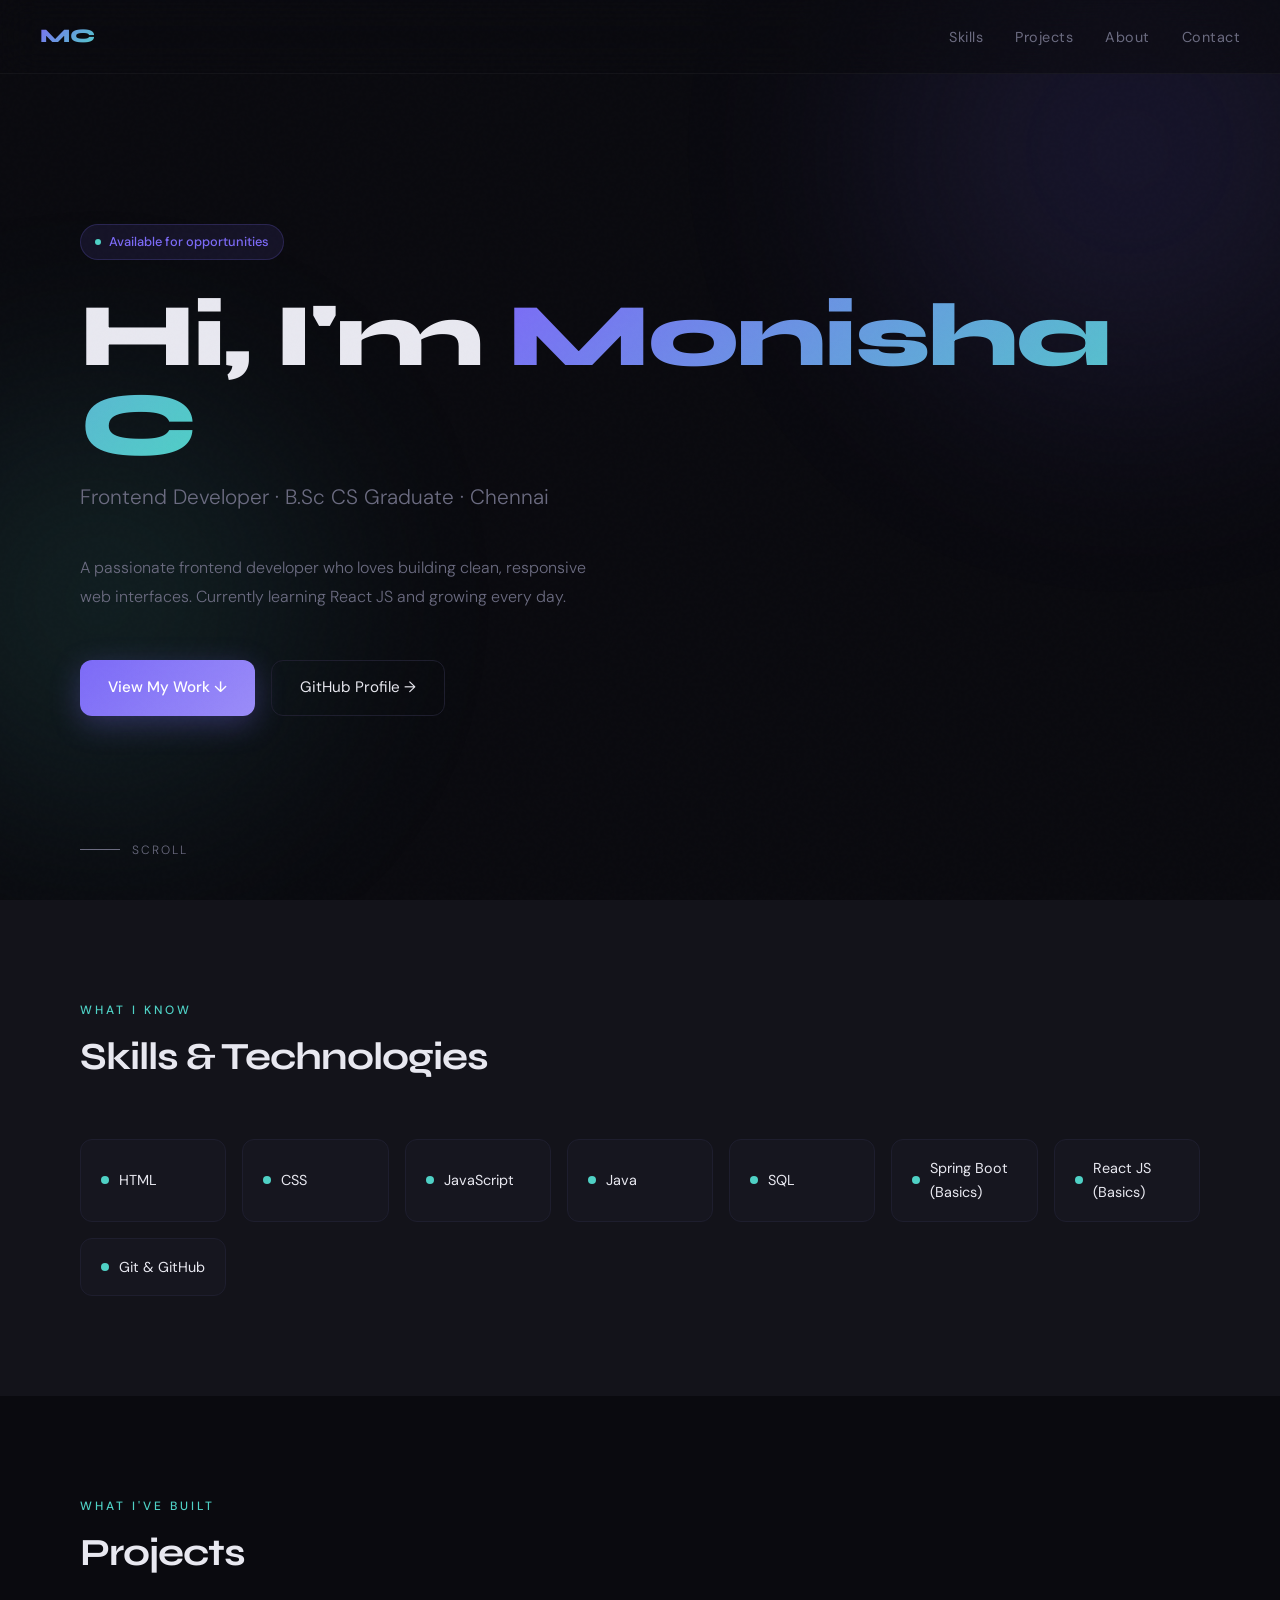
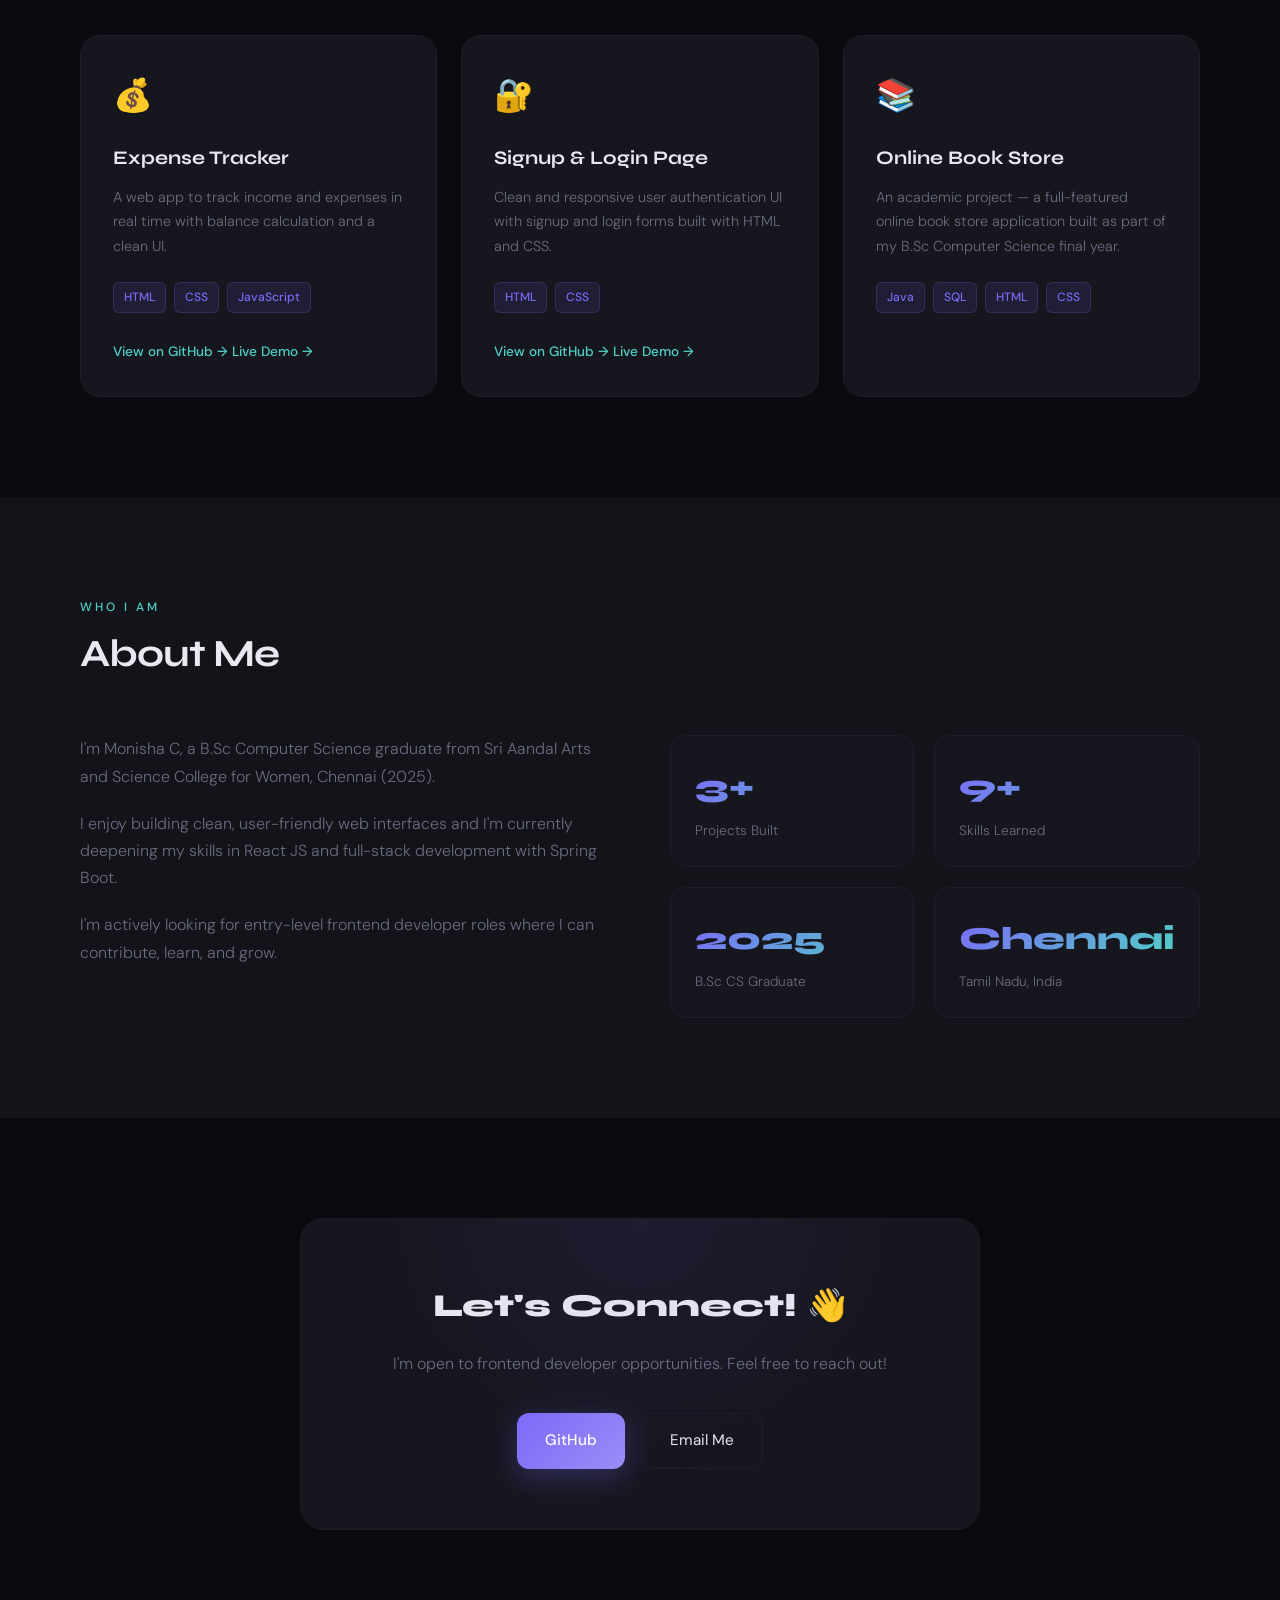
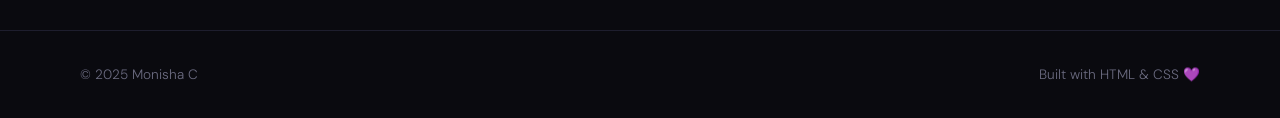
<file: index.html>
<!DOCTYPE html>
<html lang="en">
<head>
  <meta charset="UTF-8" />
  <meta name="viewport" content="width=device-width, initial-scale=1.0"/>
  <title>Monisha C | Frontend Developer</title>
  <link href="https://fonts.googleapis.com/css2?family=Syne:wght@400;600;700;800&family=DM+Sans:ital,wght@0,300;0,400;0,500;1,300&display=swap" rel="stylesheet"/>
  <style>
    *, *::before, *::after { margin: 0; padding: 0; box-sizing: border-box; }

    :root {
      --bg: #0a0a0f;
      --surface: #13131a;
      --border: #1e1e2e;
      --accent: #7c6af7;
      --accent2: #4fd1c5;
      --text: #e8e8f0;
      --muted: #6b6b80;
      --card: #16161f;
    }

    html { scroll-behavior: smooth; }

    body {
      background: var(--bg);
      color: var(--text);
      font-family: 'DM Sans', sans-serif;
      font-weight: 300;
      line-height: 1.7;
      overflow-x: hidden;
    }

    /* NOISE TEXTURE */
    body::before {
      content: '';
      position: fixed;
      inset: 0;
      background-image: url("data:image/svg+xml,%3Csvg viewBox='0 0 256 256' xmlns='http://www.w3.org/2000/svg'%3E%3Cfilter id='noise'%3E%3CfeTurbulence type='fractalNoise' baseFrequency='0.9' numOctaves='4' stitchTiles='stitch'/%3E%3C/filter%3E%3Crect width='100%25' height='100%25' filter='url(%23noise)' opacity='0.03'/%3E%3C/svg%3E");
      pointer-events: none;
      z-index: 1000;
      opacity: 0.4;
    }

    /* GLOW ORBS */
    .orb {
      position: fixed;
      border-radius: 50%;
      filter: blur(120px);
      opacity: 0.12;
      pointer-events: none;
      z-index: 0;
    }
    .orb-1 { width: 500px; height: 500px; background: var(--accent); top: -100px; right: -100px; }
    .orb-2 { width: 400px; height: 400px; background: var(--accent2); bottom: 100px; left: -100px; }

    /* NAV */
    nav {
      position: fixed;
      top: 0; left: 0; right: 0;
      z-index: 100;
      padding: 20px 40px;
      display: flex;
      justify-content: space-between;
      align-items: center;
      backdrop-filter: blur(20px);
      border-bottom: 1px solid rgba(255,255,255,0.04);
      background: rgba(10,10,15,0.6);
    }

    .nav-logo {
      font-family: 'Syne', sans-serif;
      font-weight: 800;
      font-size: 1.2rem;
      letter-spacing: -0.5px;
      background: linear-gradient(135deg, var(--accent), var(--accent2));
      -webkit-background-clip: text;
      -webkit-text-fill-color: transparent;
    }

    .nav-links { display: flex; gap: 32px; list-style: none; }
    .nav-links a {
      color: var(--muted);
      text-decoration: none;
      font-size: 0.9rem;
      font-weight: 400;
      transition: color 0.3s;
      letter-spacing: 0.5px;
    }
    .nav-links a:hover { color: var(--text); }

    /* HERO */
    .hero {
      min-height: 100vh;
      display: flex;
      flex-direction: column;
      justify-content: center;
      padding: 120px 80px 80px;
      position: relative;
      z-index: 1;
    }

    .hero-tag {
      display: inline-flex;
      align-items: center;
      gap: 8px;
      background: rgba(124,106,247,0.1);
      border: 1px solid rgba(124,106,247,0.2);
      color: var(--accent);
      padding: 6px 14px;
      border-radius: 100px;
      font-size: 0.8rem;
      font-weight: 500;
      margin-bottom: 32px;
      width: fit-content;
      animation: fadeUp 0.8s ease both;
    }

    .hero-tag::before {
      content: '';
      width: 6px; height: 6px;
      background: var(--accent2);
      border-radius: 50%;
      animation: pulse 2s infinite;
    }

    @keyframes pulse {
      0%, 100% { opacity: 1; }
      50% { opacity: 0.3; }
    }

    .hero h1 {
      font-family: 'Syne', sans-serif;
      font-weight: 800;
      font-size: clamp(3rem, 7vw, 6rem);
      line-height: 1.0;
      letter-spacing: -2px;
      margin-bottom: 8px;
      animation: fadeUp 0.8s ease 0.1s both;
    }

    .hero h1 .name-accent {
      background: linear-gradient(135deg, var(--accent) 0%, var(--accent2) 100%);
      -webkit-background-clip: text;
      -webkit-text-fill-color: transparent;
    }

    .hero-sub {
      font-size: clamp(1rem, 2vw, 1.3rem);
      color: var(--muted);
      margin-bottom: 40px;
      font-weight: 300;
      animation: fadeUp 0.8s ease 0.2s both;
    }

    .hero-desc {
      max-width: 520px;
      font-size: 1rem;
      color: var(--muted);
      line-height: 1.8;
      margin-bottom: 48px;
      animation: fadeUp 0.8s ease 0.3s both;
    }

    .hero-btns {
      display: flex;
      gap: 16px;
      flex-wrap: wrap;
      animation: fadeUp 0.8s ease 0.4s both;
    }

    .btn-primary {
      display: inline-flex;
      align-items: center;
      gap: 8px;
      background: linear-gradient(135deg, var(--accent), #9b8df8);
      color: white;
      text-decoration: none;
      padding: 14px 28px;
      border-radius: 12px;
      font-weight: 500;
      font-size: 0.95rem;
      transition: transform 0.2s, box-shadow 0.2s;
      box-shadow: 0 8px 30px rgba(124,106,247,0.3);
    }

    .btn-primary:hover {
      transform: translateY(-2px);
      box-shadow: 0 12px 40px rgba(124,106,247,0.4);
    }

    .btn-outline {
      display: inline-flex;
      align-items: center;
      gap: 8px;
      border: 1px solid var(--border);
      color: var(--text);
      text-decoration: none;
      padding: 14px 28px;
      border-radius: 12px;
      font-weight: 400;
      font-size: 0.95rem;
      transition: border-color 0.2s, background 0.2s;
    }

    .btn-outline:hover {
      border-color: var(--accent);
      background: rgba(124,106,247,0.05);
    }

    /* SCROLL INDICATOR */
    .scroll-line {
      position: absolute;
      bottom: 40px;
      left: 80px;
      display: flex;
      align-items: center;
      gap: 12px;
      color: var(--muted);
      font-size: 0.75rem;
      letter-spacing: 2px;
      text-transform: uppercase;
      animation: fadeUp 0.8s ease 0.6s both;
    }

    .scroll-line::before {
      content: '';
      width: 40px;
      height: 1px;
      background: var(--muted);
    }

    /* SECTIONS */
    section {
      padding: 100px 80px;
      position: relative;
      z-index: 1;
    }

    .section-label {
      font-size: 0.75rem;
      letter-spacing: 3px;
      text-transform: uppercase;
      color: var(--accent2);
      font-weight: 500;
      margin-bottom: 16px;
    }

    .section-title {
      font-family: 'Syne', sans-serif;
      font-weight: 700;
      font-size: clamp(1.8rem, 3vw, 2.8rem);
      letter-spacing: -1px;
      margin-bottom: 60px;
      line-height: 1.1;
    }

    /* SKILLS */
    #skills { background: var(--surface); }

    .skills-grid {
      display: grid;
      grid-template-columns: repeat(auto-fill, minmax(140px, 1fr));
      gap: 16px;
    }

    .skill-chip {
      background: var(--card);
      border: 1px solid var(--border);
      border-radius: 12px;
      padding: 16px 20px;
      display: flex;
      align-items: center;
      gap: 10px;
      font-size: 0.9rem;
      font-weight: 400;
      transition: border-color 0.2s, transform 0.2s;
      cursor: default;
    }

    .skill-chip:hover {
      border-color: var(--accent);
      transform: translateY(-2px);
    }

    .skill-dot {
      width: 8px; height: 8px;
      border-radius: 50%;
      background: var(--accent2);
      flex-shrink: 0;
    }

    /* PROJECTS */
    .projects-grid {
      display: grid;
      grid-template-columns: repeat(auto-fill, minmax(320px, 1fr));
      gap: 24px;
    }

    .project-card {
      background: var(--card);
      border: 1px solid var(--border);
      border-radius: 20px;
      padding: 32px;
      transition: border-color 0.3s, transform 0.3s;
      position: relative;
      overflow: hidden;
    }

    .project-card::before {
      content: '';
      position: absolute;
      top: 0; left: 0; right: 0;
      height: 2px;
      background: linear-gradient(90deg, var(--accent), var(--accent2));
      transform: scaleX(0);
      transform-origin: left;
      transition: transform 0.3s;
    }

    .project-card:hover {
      border-color: rgba(124,106,247,0.3);
      transform: translateY(-4px);
    }

    .project-card:hover::before { transform: scaleX(1); }

    .project-icon {
      font-size: 2rem;
      margin-bottom: 20px;
    }

    .project-card h3 {
      font-family: 'Syne', sans-serif;
      font-weight: 700;
      font-size: 1.2rem;
      margin-bottom: 10px;
    }

    .project-card p {
      color: var(--muted);
      font-size: 0.9rem;
      margin-bottom: 24px;
      line-height: 1.7;
    }

    .project-tags {
      display: flex;
      flex-wrap: wrap;
      gap: 8px;
      margin-bottom: 24px;
    }

    .tag {
      background: rgba(124,106,247,0.1);
      color: var(--accent);
      border: 1px solid rgba(124,106,247,0.2);
      padding: 4px 10px;
      border-radius: 6px;
      font-size: 0.75rem;
      font-weight: 500;
    }

    .project-link {
      display: inline-flex;
      align-items: center;
      gap: 6px;
      color: var(--accent2);
      text-decoration: none;
      font-size: 0.85rem;
      font-weight: 500;
      transition: gap 0.2s;
    }

    .project-link:hover { gap: 10px; }

    /* ABOUT */
    #about { background: var(--surface); }

    .about-grid {
      display: grid;
      grid-template-columns: 1fr 1fr;
      gap: 60px;
      align-items: start;
    }

    .about-text p {
      color: var(--muted);
      margin-bottom: 20px;
      font-size: 1rem;
    }

    .about-stats {
      display: grid;
      grid-template-columns: 1fr 1fr;
      gap: 20px;
    }

    .stat-card {
      background: var(--card);
      border: 1px solid var(--border);
      border-radius: 16px;
      padding: 24px;
    }

    .stat-number {
      font-family: 'Syne', sans-serif;
      font-size: 2rem;
      font-weight: 800;
      background: linear-gradient(135deg, var(--accent), var(--accent2));
      -webkit-background-clip: text;
      -webkit-text-fill-color: transparent;
      margin-bottom: 4px;
    }

    .stat-label {
      color: var(--muted);
      font-size: 0.85rem;
    }

    /* CONTACT */
    .contact-box {
      background: var(--card);
      border: 1px solid var(--border);
      border-radius: 24px;
      padding: 60px;
      text-align: center;
      max-width: 680px;
      margin: 0 auto;
      position: relative;
      overflow: hidden;
    }

    .contact-box::before {
      content: '';
      position: absolute;
      inset: 0;
      background: radial-gradient(ellipse at center top, rgba(124,106,247,0.08), transparent 60%);
      pointer-events: none;
    }

    .contact-box h2 {
      font-family: 'Syne', sans-serif;
      font-size: 2rem;
      font-weight: 800;
      margin-bottom: 16px;
    }

    .contact-box p {
      color: var(--muted);
      margin-bottom: 36px;
    }

    .contact-links {
      display: flex;
      justify-content: center;
      gap: 16px;
      flex-wrap: wrap;
    }

    /* FOOTER */
    footer {
      padding: 32px 80px;
      border-top: 1px solid var(--border);
      display: flex;
      justify-content: space-between;
      align-items: center;
      color: var(--muted);
      font-size: 0.85rem;
      position: relative;
      z-index: 1;
    }

    /* ANIMATIONS */
    @keyframes fadeUp {
      from { opacity: 0; transform: translateY(30px); }
      to { opacity: 1; transform: translateY(0); }
    }

    .fade-in {
      opacity: 0;
      transform: translateY(20px);
      transition: opacity 0.6s ease, transform 0.6s ease;
    }

    .fade-in.visible {
      opacity: 1;
      transform: translateY(0);
    }

    /* RESPONSIVE */
    @media (max-width: 768px) {
      nav { padding: 16px 24px; }
      .nav-links { display: none; }
      .hero { padding: 100px 24px 60px; }
      section { padding: 70px 24px; }
      .about-grid { grid-template-columns: 1fr; gap: 40px; }
      .contact-box { padding: 40px 24px; }
      footer { padding: 24px; flex-direction: column; gap: 8px; text-align: center; }
      .scroll-line { left: 24px; }
    }
  </style>
</head>
<body>

  <div class="orb orb-1"></div>
  <div class="orb orb-2"></div>

  <!-- NAV -->
  <nav>
    <div class="nav-logo">MC</div>
    <ul class="nav-links">
      <li><a href="#skills">Skills</a></li>
      <li><a href="#projects">Projects</a></li>
      <li><a href="#about">About</a></li>
      <li><a href="#contact">Contact</a></li>
    </ul>
  </nav>

  <!-- HERO -->
  <section class="hero">
    <div class="hero-tag">Available for opportunities</div>
    <h1>Hi, I'm <span class="name-accent">Monisha C</span></h1>
    <p class="hero-sub">Frontend Developer · B.Sc CS Graduate · Chennai</p>
    <p class="hero-desc">
      A passionate frontend developer who loves building clean, responsive web interfaces. 
      Currently learning React JS and growing every day.
    </p>
    <div class="hero-btns">
      <a href="#projects" class="btn-primary">
        View My Work ↓
      </a>
      <a href="https://github.com/Monisha-cs" target="_blank" class="btn-outline">
        GitHub Profile →
      </a>
    </div>
    <div class="scroll-line">Scroll</div>
  </section>

  <!-- SKILLS -->
  <section id="skills">
    <p class="section-label">What I Know</p>
    <h2 class="section-title">Skills & Technologies</h2>
    <div class="skills-grid">
      <div class="skill-chip fade-in"><span class="skill-dot"></span> HTML</div>
      <div class="skill-chip fade-in"><span class="skill-dot"></span> CSS</div>
      <div class="skill-chip fade-in"><span class="skill-dot"></span> JavaScript</div>
      <div class="skill-chip fade-in"><span class="skill-dot"></span> Java</div>
      <div class="skill-chip fade-in"><span class="skill-dot"></span> SQL</div>
      <div class="skill-chip fade-in"><span class="skill-dot"></span> Spring Boot (Basics)</div>
      <div class="skill-chip fade-in"><span class="skill-dot"></span> React JS (Basics)</div>
      <div class="skill-chip fade-in"><span class="skill-dot"></span> Git & GitHub</div>
    </div>
  </section>

  <!-- PROJECTS -->
  <section id="projects">
    <p class="section-label">What I've Built</p>
    <h2 class="section-title">Projects</h2>
    <div class="projects-grid">

      <div class="project-card fade-in">
        <div class="project-icon">💰</div>
        <h3>Expense Tracker</h3>
        <p>A web app to track income and expenses in real time with balance calculation and a clean UI.</p>
        <div class="project-tags">
          <span class="tag">HTML</span>
          <span class="tag">CSS</span>
          <span class="tag">JavaScript</span>
        </div>
        <a href="https://github.com/Monisha-cs/expense-tracker" target="_blank" class="project-link">View on GitHub →</a>
        <a href="https://monisha-cs.github.io/expense-tracker" target="_blank" class="project-link">Live Demo →</a>
      </div>

      <div class="project-card fade-in">
        <div class="project-icon">🔐</div>
        <h3>Signup & Login Page</h3>
        <p>Clean and responsive user authentication UI with signup and login forms built with HTML and CSS.</p>
        <div class="project-tags">
          <span class="tag">HTML</span>
          <span class="tag">CSS</span>
        </div>
        <a href="https://github.com/Monisha-cs/signup-login-page" target="_blank" class="project-link">View on GitHub →</a>
        <a href="https://monisha-cs.github.io/signup-login-page" target="_blank" class="project-link">Live Demo →</a>
      </div>

      <div class="project-card fade-in">
        <div class="project-icon">📚</div>
        <h3>Online Book Store</h3>
        <p>An academic project — a full-featured online book store application built as part of my B.Sc Computer Science final year.</p>
        <div class="project-tags">
          <span class="tag">Java</span>
          <span class="tag">SQL</span>
          <span class="tag">HTML</span>
          <span class="tag">CSS</span>
        </div>
      </div>

    </div>
  </section>

  <!-- ABOUT -->
  <section id="about">
    <p class="section-label">Who I Am</p>
    <h2 class="section-title">About Me</h2>
    <div class="about-grid">
      <div class="about-text">
        <p>I'm Monisha C, a B.Sc Computer Science graduate from Sri Aandal Arts and Science College for Women, Chennai (2025).</p>
        <p>I enjoy building clean, user-friendly web interfaces and I'm currently deepening my skills in React JS and full-stack development with Spring Boot.</p>
        <p>I'm actively looking for entry-level frontend developer roles where I can contribute, learn, and grow.</p>
      </div>
      <div class="about-stats">
        <div class="stat-card">
          <div class="stat-number">3+</div>
          <div class="stat-label">Projects Built</div>
        </div>
        <div class="stat-card">
          <div class="stat-number">9+</div>
          <div class="stat-label">Skills Learned</div>
        </div>
        <div class="stat-card">
          <div class="stat-number">2025</div>
          <div class="stat-label">B.Sc CS Graduate</div>
        </div>
        <div class="stat-card">
          <div class="stat-number">Chennai</div>
          <div class="stat-label">Tamil Nadu, India</div>
        </div>
      </div>
    </div>
  </section>

  <!-- CONTACT -->
  <section id="contact">
    <div class="contact-box">
      <h2>Let's Connect! 👋</h2>
      <p>I'm open to frontend developer opportunities. Feel free to reach out!</p>
      <div class="contact-links">
        <a href="https://github.com/Monisha-cs" target="_blank" class="btn-primary">GitHub</a>
        <a href="mailto:monishamoniaha1234@gmail.com" class="btn-outline">Email Me</a>
      </div>
    </div>
  </section>

  <!-- FOOTER -->
  <footer>
    <span>© 2025 Monisha C</span>
    <span>Built with HTML & CSS 💜</span>
  </footer>

  <script>
    // Scroll animation
    const observer = new IntersectionObserver((entries) => {
      entries.forEach((entry, i) => {
        if (entry.isIntersecting) {
          setTimeout(() => {
            entry.target.classList.add('visible');
          }, i * 80);
          observer.unobserve(entry.target);
        }
      });
    }, { threshold: 0.1 });

    document.querySelectorAll('.fade-in').forEach(el => observer.observe(el));
  </script>
</body>
</html>
</file>
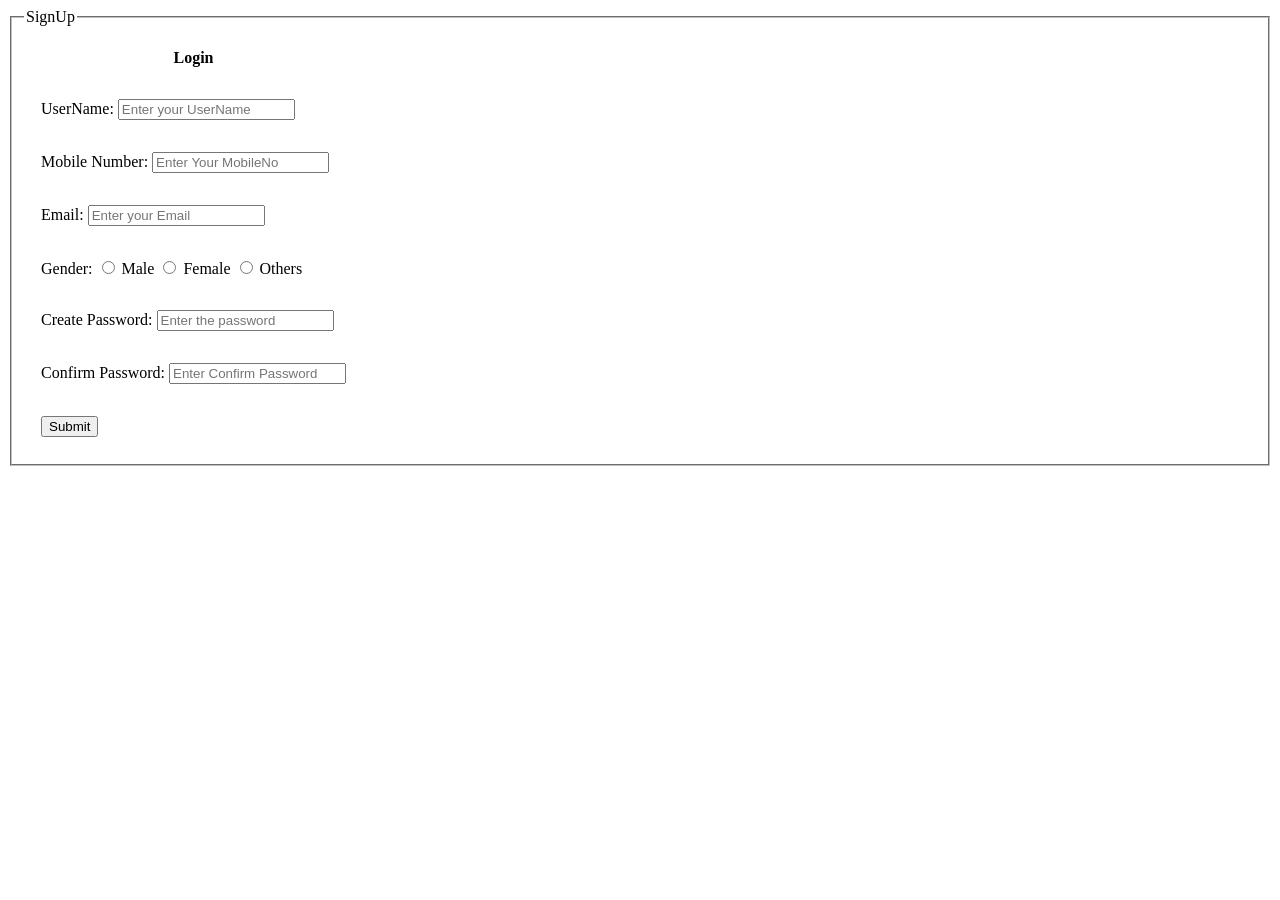
<file: Signup.html>
<!DOCTYPE html>
<html lang="en">
<head>
    <meta charset="UTF-8">
    <meta name="viewport" content="width=device-width, initial-scale=1.0">
    <title>Document</title>
</head>
<body>
    <form action="">
        <fieldset>
            <legend>SignUp</legend>
            <table cellpadding="15" cellspacing="2">
                <thead>
                    <tr>
                        <th>Login</th>
                    </tr>
                </thead>
                <tbody>
                    <tr>
                        <td>
                            <label for="">UserName:</label>
                            <input type="text" placeholder="Enter your UserName">
                        </td>
                    </tr>
                    <tr>
                        <td>
                            <label for="">Mobile Number:</label>
                            <input type="number" placeholder="Enter Your MobileNo">
                        </td>
                    </tr>
                    <tr>
                        <td>
                            <label for="">Email:</label>
                            <input type="email" placeholder="Enter your Email">
                        </td>
                    </tr>
                    <tr>
                        <td>
                            <label>Gender:</label>
                            <input type="radio"> 
                            <label  for="">Male</label>
                            <input type="radio"> 
                            <label  for="">Female</label>
                            <input type="radio">
                             <label  for="">Others</label>
                        </td>
                    </tr>
                    <tr>
                        <td>
                            <label for="">Create Password:</label>
                            <input type="password" placeholder="Enter the password">
                        </td>
                    </tr>
                    <tr>
                        <td>
                            <label for="">Confirm Password:</label>
                            <input type="password" placeholder="Enter Confirm Password">
                        </td>
                    </tr>
                </tbody>
                <tfoot>
                    <tr>
                        <td>
                            <button>Submit</button>
                        </td>
                    </tr>
                </tfoot>
            </table>
        </fieldset>
    </form>
</body>
</html>
</file>
